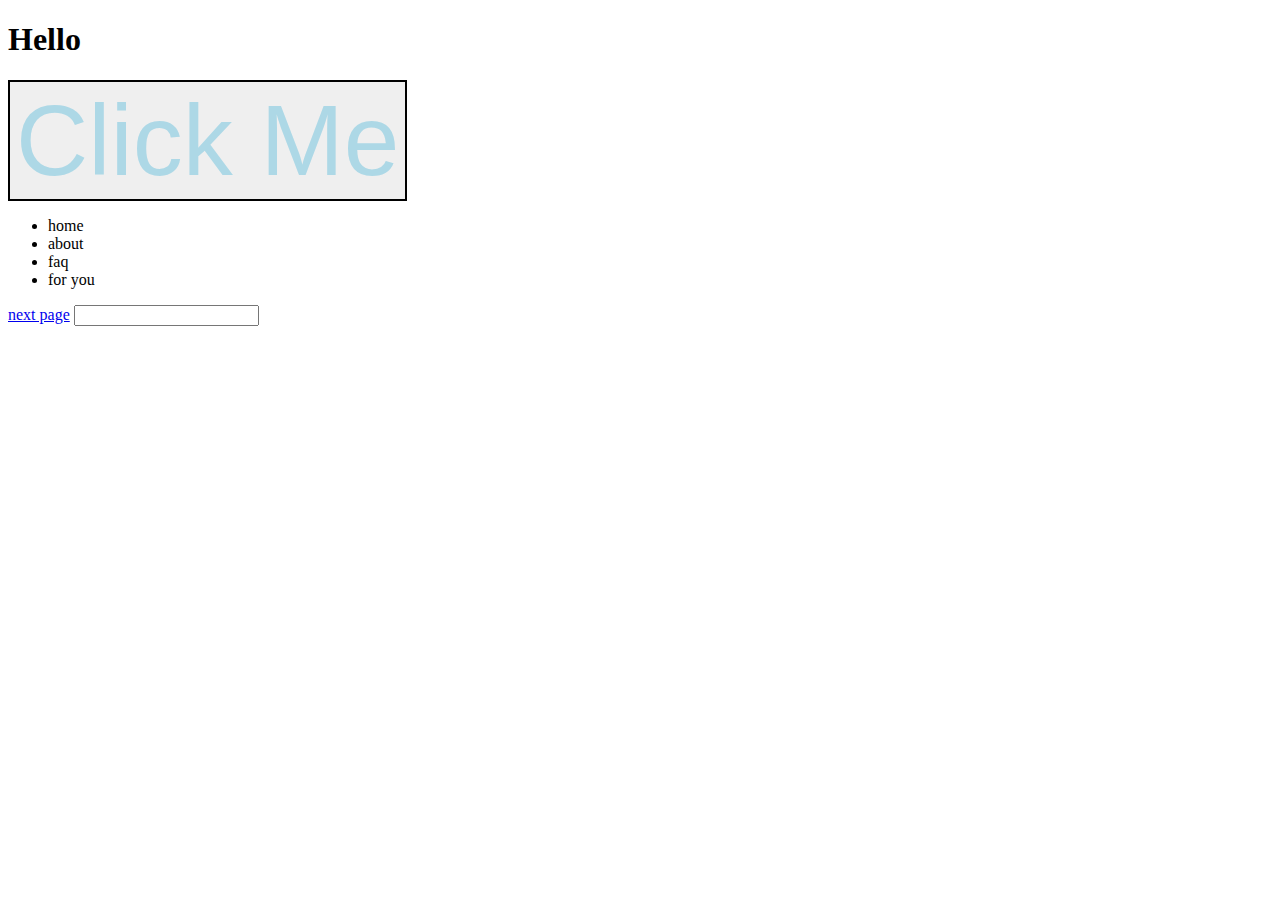
<file: randomJs/index.html>
<!DOCTYPE html>
<html lang="en">
  <head>
    <meta charset="UTF-8" />
    <meta http-equiv="X-UA-Compatible" content="IE=edge" />
    <meta name="viewport" content="width=device-width, initial-scale=1.0" />
    <link rel="stylesheet" href="style.css" />
    <title>Teaching Js</title>
  </head>
  <body>
    <h1 class="title">Hello</h1>

    <button class="changeColor">Click Me</button>
    <script src="app.js"></script>
    <!-- <script src="app2.js"></script>
    <script src="app3.js"></script>
    <script src="app4.js"></script> 
    <script src="app5.js"></script> 
    <script src="app6.js"></script> -->

    <ul class="namelist">
      <li>home</li>
      <li>about</li>
      <li>faq</li>
      <li>for you</li>
    </ul>

    <a href="index2.html">next page</a>

    <input type="text" class="list-input" />

    <!-- <script src="dom.js"></script> -->
  </body>
</html>
</file>
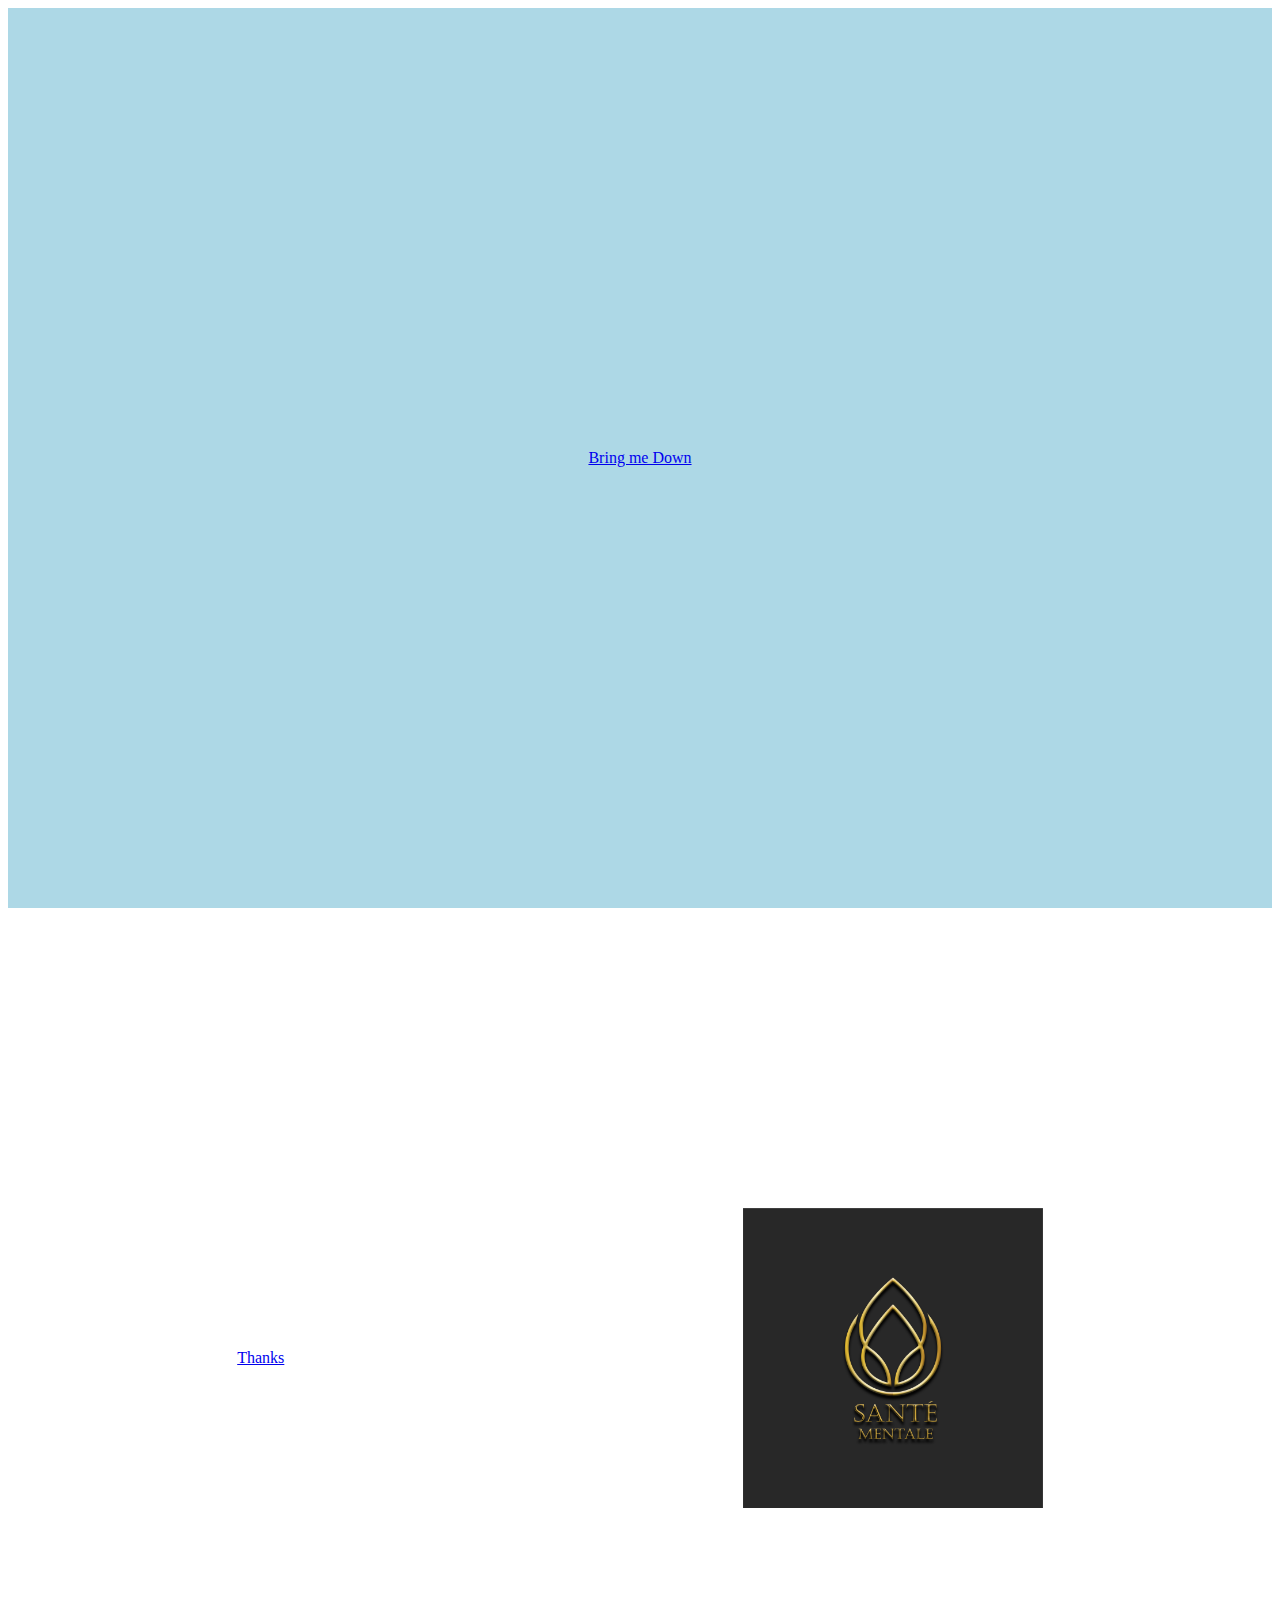
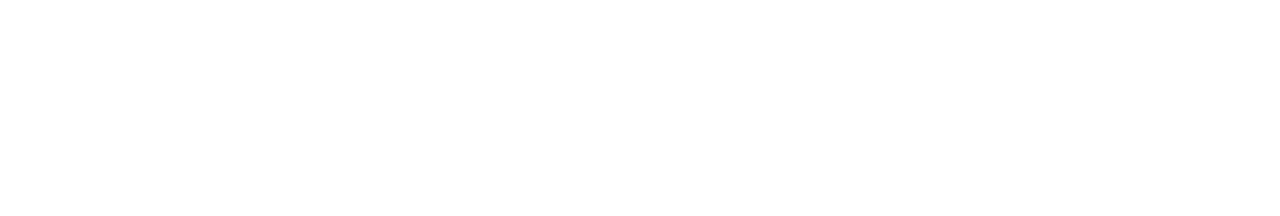
<file: smoothScroll/index.html>
<!DOCTYPE html>
<html lang="en">
<head>
    <meta charset="UTF-8">
    <meta http-equiv="X-UA-Compatible" content="IE=edge">
    <meta name="viewport" content="width=device-width, initial-scale=1.0">
    <link rel="stylesheet" href="style.css">
    <title>Smooth Scroll</title>
</head>
<body>
    <div class="box1">
        <a href="#" class="section1">Bring me Down</a>
    </div>
    <div class="box2">
        <a href="#" class="section2">Thanks</a>
        <img src="sante.jpg" alt="">
    </div>

    <script src="app.js"></script>
</body>
</html>
</file>
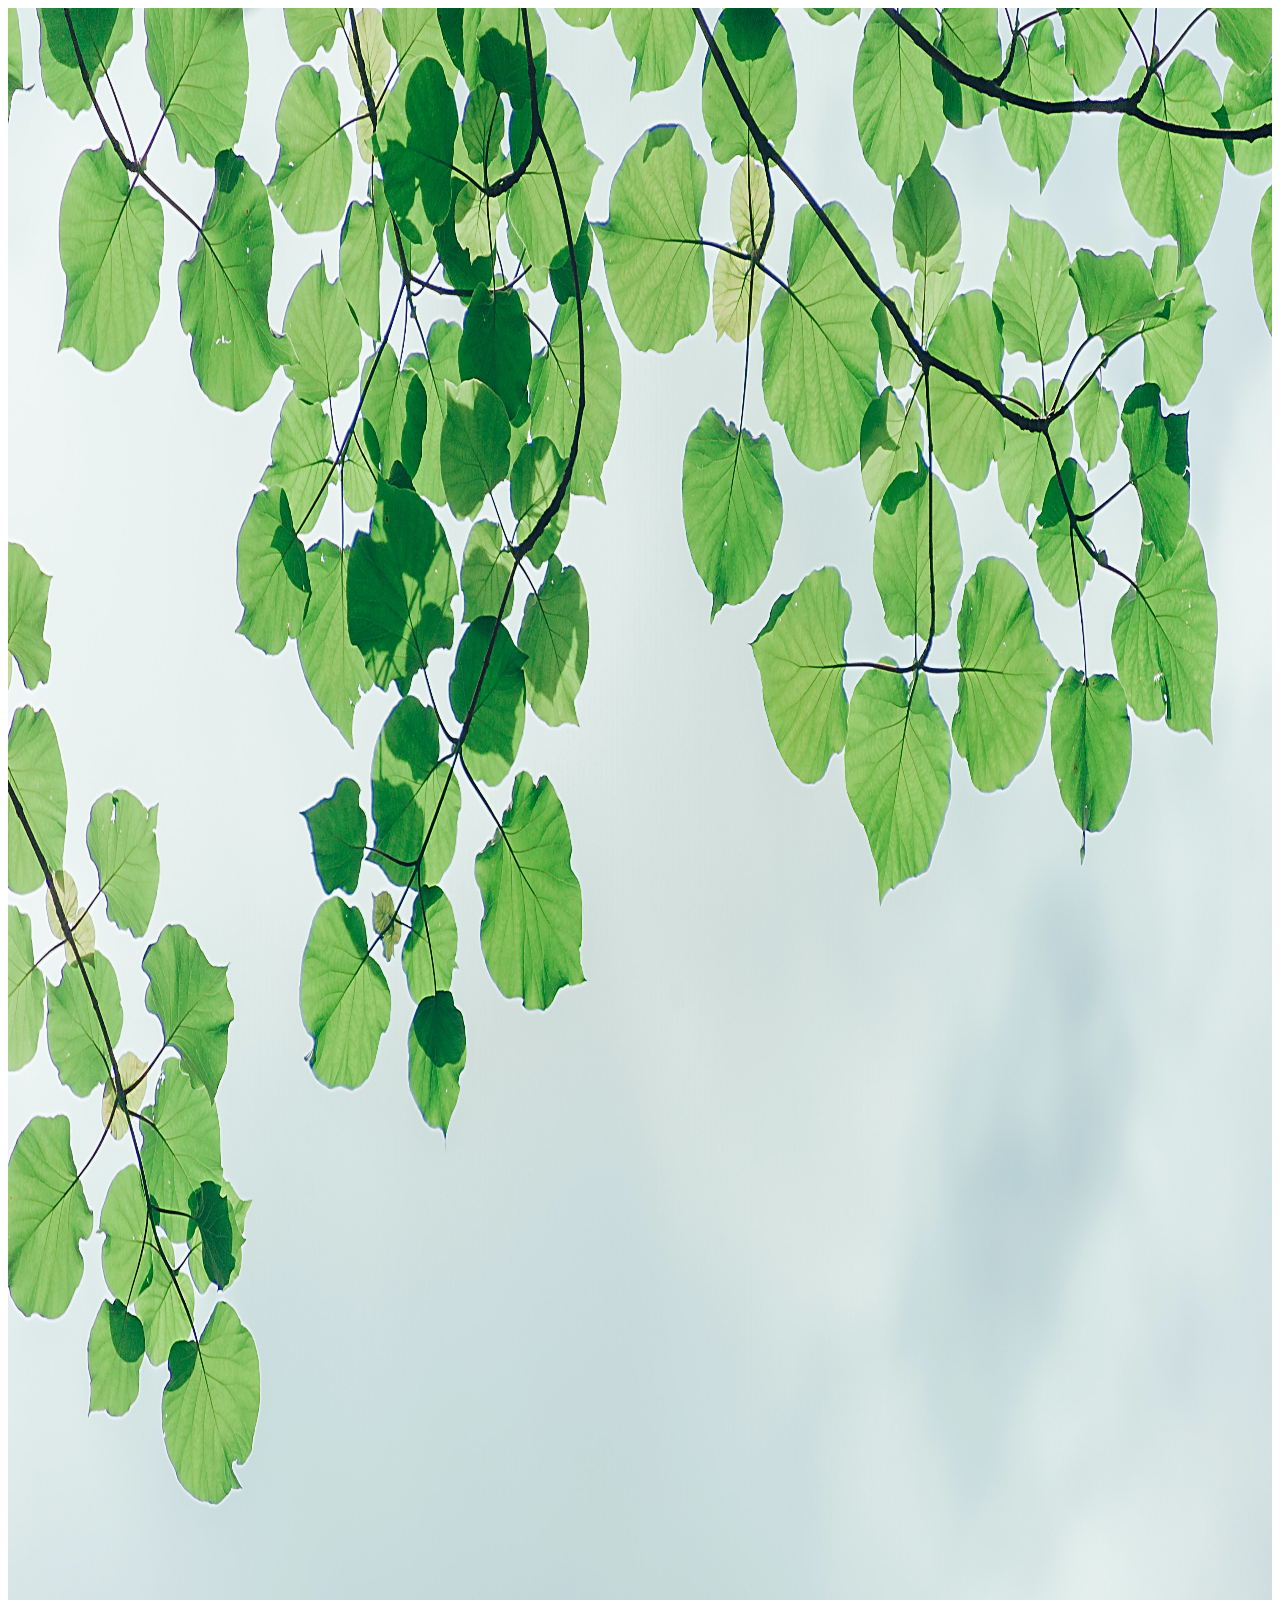
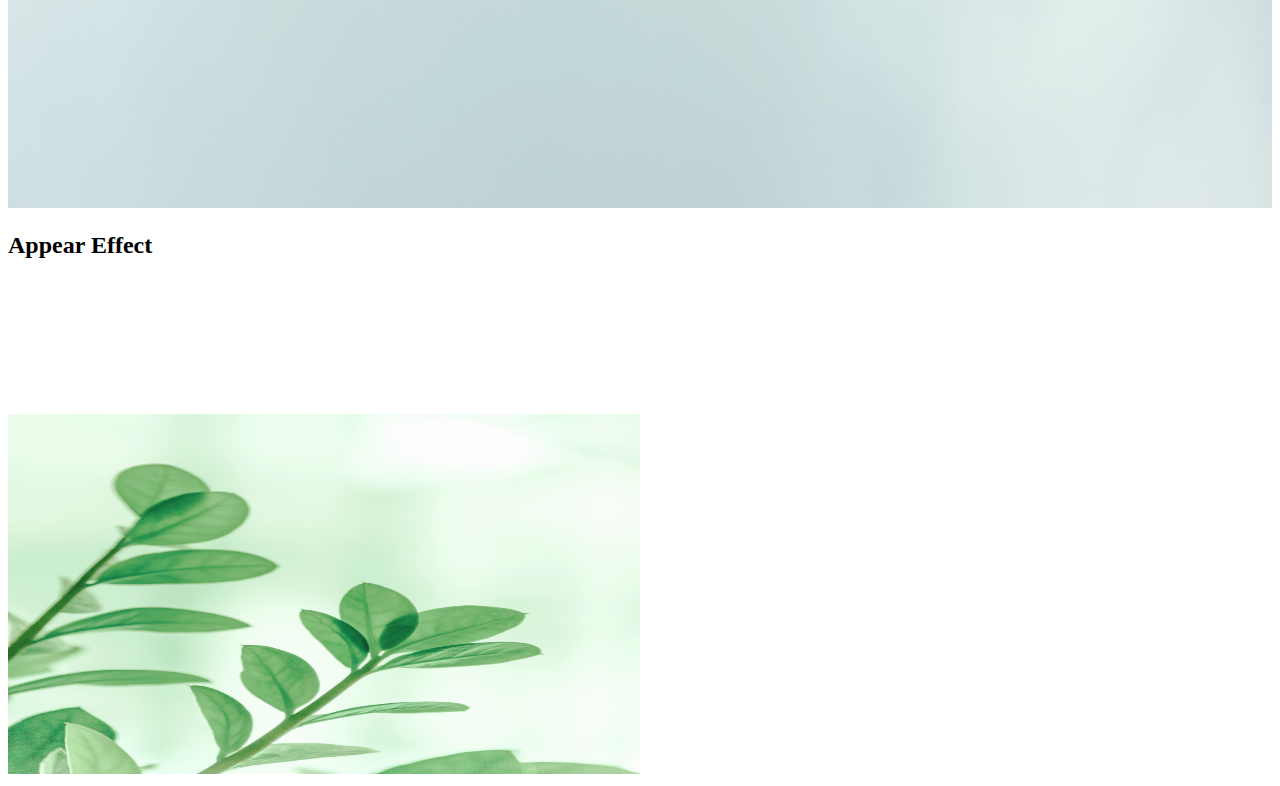
<file: visualEffect/index.html>
<!DOCTYPE html>
<html lang="en">
<head>
    <meta charset="UTF-8">
    <meta http-equiv="X-UA-Compatible" content="IE=edge">
    <meta name="viewport" content="width=device-width, initial-scale=1.0">
    <link rel="stylesheet" href="style.css">
    <title>Visual Effect Text</title>
</head>
<body>
    <header>
        <img id="himage" src="pexels-min-an-1131458.jpg" alt="">
    </header>

    <div class="intro">
        <div class="intro-title">
            <h2>Appear Effect</h2>
        </div>

        <div class="intro-content">
            <div class="intro-text">
                <h2>Take Amazing Shots</h2>
                <p>Lorem ipsum dolor sit amet consectetur adipisicing elit. Sequi atque nam nesciunt adipisci, deserunt tempora voluptate odit quidem veritatis? Facilis quasi odit iure laboriosam explicabo repellat architecto incidunt eum vel.</p>
            </div>
            <img src="pexels-min-an-1599969.jpg" alt="" id="dimage">
        </div>
    </div>
    <div class="empty">

    </div>

    <script src="app.js"></script>
</body>
</html>
</file>
<file: randomJs/style.css>
.changeColor{
    color: lightblue;
    font-size: 100px;
    border: solid 2px black;
}

.col{
    color: green;
}
</file>
<file: smoothScroll/style.css>
.box1{
    height: 100vh;
    background-color: lightblue;
    display: flex;
    justify-content: center;
    align-items: center;
}

.box2{
    height: 100vh;
    display: flex;
    justify-content: space-around;
    align-items: center;
}

img{
    height: 300px;
    width:300px;
}
</file>
<file: visualEffect/style.css>
#himage{
    height:200vh;
    width: 100%;
}

#dimage{
    height:40vh;
    width: 50%;
}

.intro-text{
    width:30%;
    opacity: 0;
    transform: translateY(20px);
    transition: 1s all ease-in-out;
}

.intro-appear{
    opacity: 1;
    transform: translateY(0px);
}
</file>
